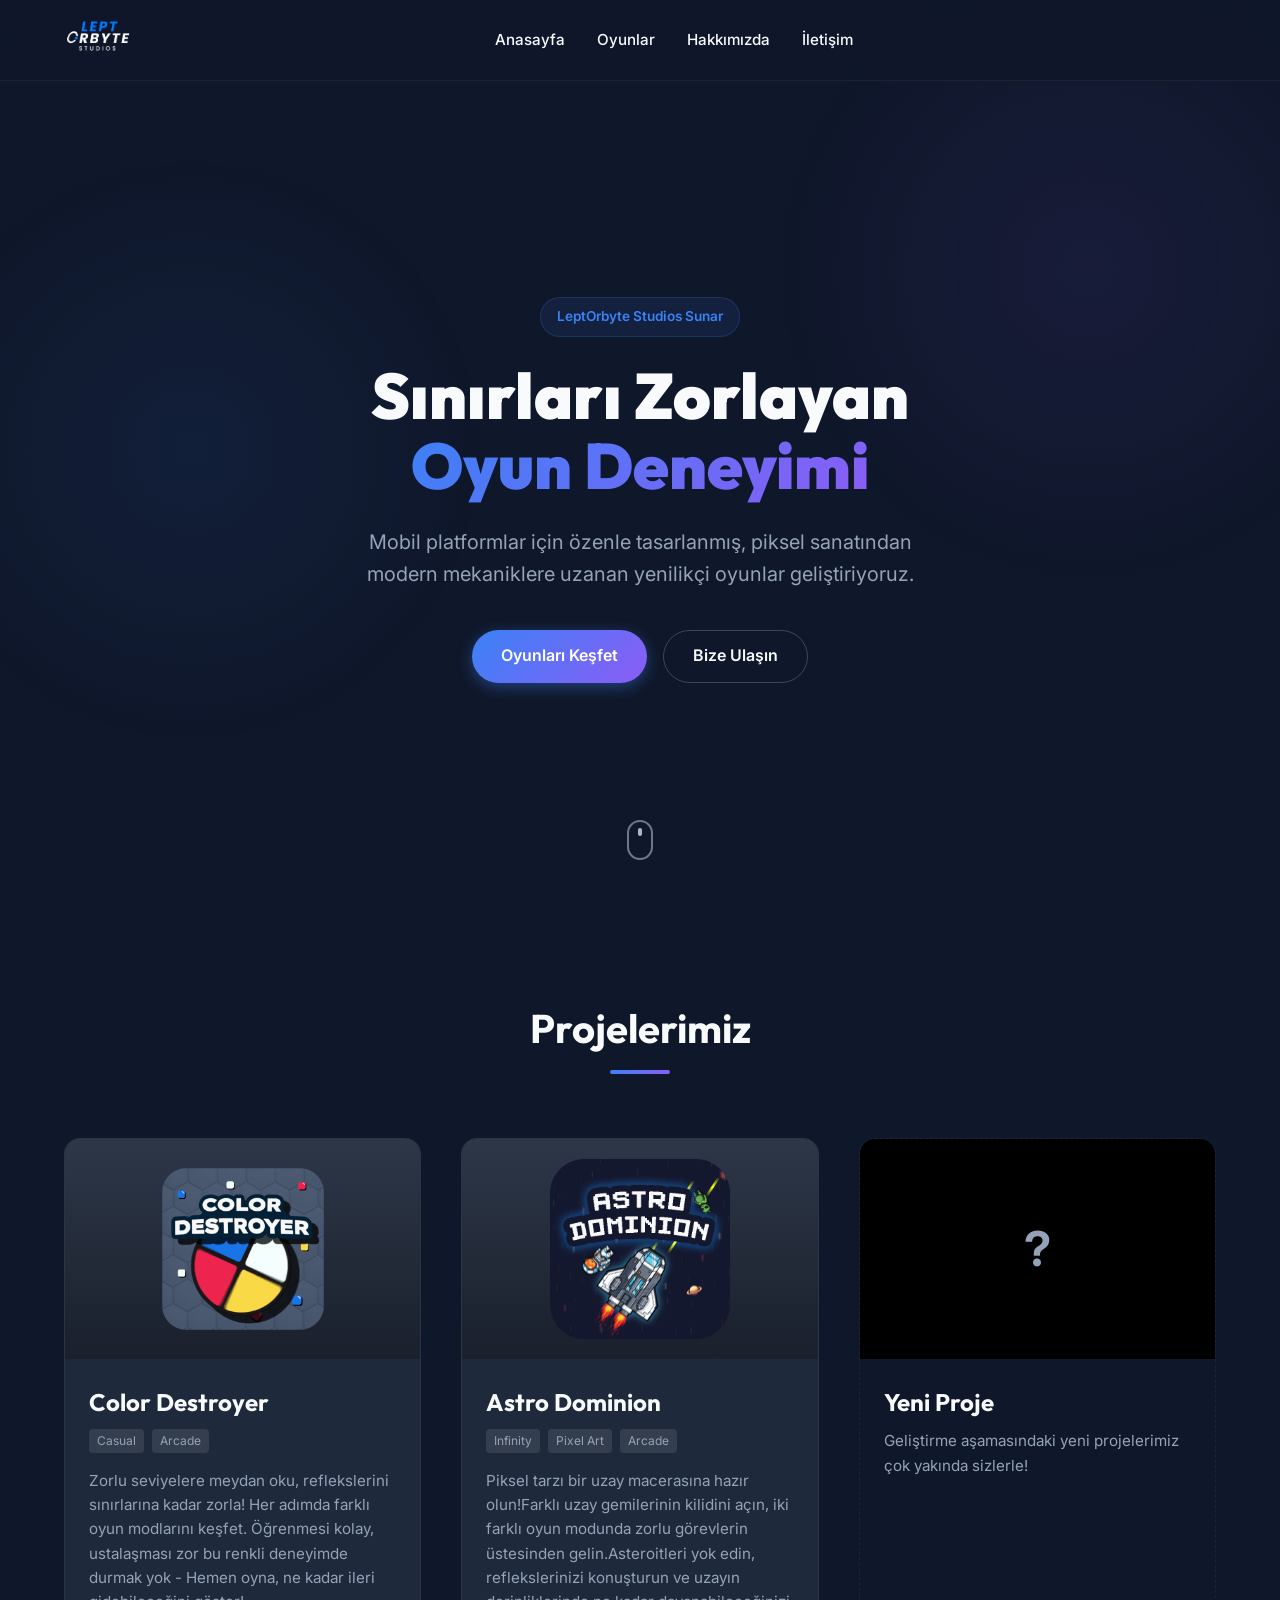
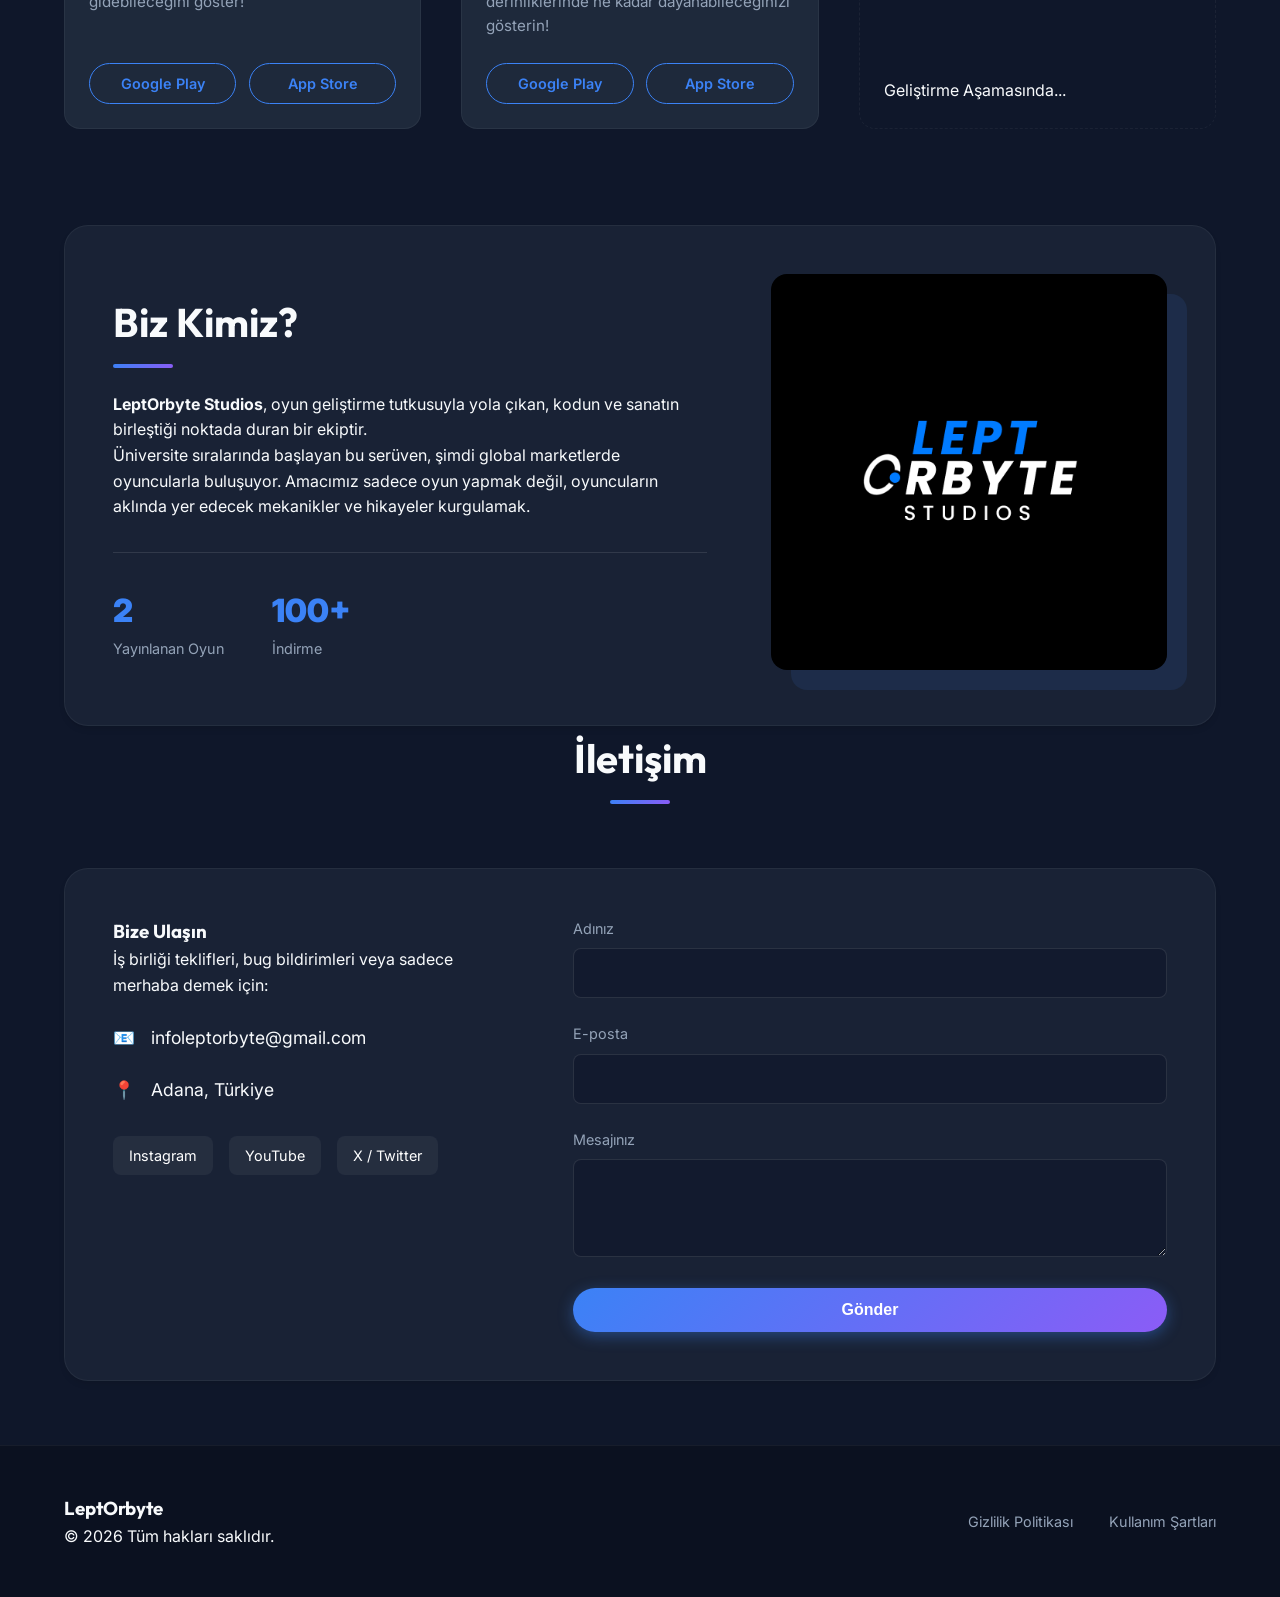
<file: index.html>
<!DOCTYPE html>
<html lang="tr">
<head>
    <link rel="icon" type="image/png" href="favicon.png">
    <meta charset="UTF-8">
    <meta name="viewport" content="width=device-width, initial-scale=1.0">
    <title>LeptOrbyte Studios</title>
    <link rel="preconnect" href="https://fonts.googleapis.com">
    <link rel="preconnect" href="https://fonts.gstatic.com" crossorigin>
    <link href="https://fonts.googleapis.com/css2?family=Outfit:wght@300;500;700;900&family=Inter:wght@300;400;600&display=swap" rel="stylesheet">
    <link rel="stylesheet" href="style3.css">
    </head>
<body>
    <div class="bg-glow"></div>

    <header>
        <div class="header-container">
            <div class="logo-container">
                <a href="#anasayfa" class="logo">
                    <img src="logopnggenis.png" alt="LeptOrbyte Logo">
                </a>
            </div>
            <nav>
                <ul>
                    <li><a href="#anasayfa">Anasayfa</a></li>
                    <li><a href="#oyunlar">Oyunlar</a></li>
                    <li><a href="#hakkimizda">Hakkımızda</a></li>
                    <li><a href="#iletisim">İletişim</a></li>
                </ul>
            </nav>
            <div class="mobile-menu-btn">
                <span></span>
                <span></span>
                <span></span>
            </div>
        </div>
    </header>

    <section class="hero" id="anasayfa">
        <div class="hero-content">
            <span class="badge">LeptOrbyte Studios Sunar</span>
            <h1>Sınırları Zorlayan <br><span class="gradient-text">Oyun Deneyimi</span></h1>
            <p>Mobil platformlar için özenle tasarlanmış, piksel sanatından modern mekaniklere uzanan yenilikçi oyunlar geliştiriyoruz.</p>
            <div class="hero-buttons">
                <a href="#oyunlar" class="btn btn-primary">Oyunları Keşfet</a>
                <a href="#iletisim" class="btn btn-secondary">Bize Ulaşın</a>
            </div>
        </div>
        <div class="scroll-indicator">
            <div class="mouse">
                <div class="wheel"></div>
            </div>
        </div>
    </section>

    <section class="games" id="oyunlar">
        <div class="container">
            <h2 class="section-title">Projelerimiz</h2>
            <div class="games-grid">
                
                <div class="game-card">
                    <div class="game-image-wrapper">
                        <img src="image.png" alt="Color Destroyer">
                        <div class="overlay"></div>
                    </div>
                    <div class="game-info">
                        <h3 class="game-title">Color Destroyer</h3>
                        <div class="tags">
                            <span class="tag">Casual</span>
                            <span class="tag">Arcade</span>
                        </div>
                        <p class="game-description">Zorlu seviyelere meydan oku, reflekslerini sınırlarına kadar zorla!
Her adımda farklı oyun modlarını keşfet. Öğrenmesi kolay, ustalaşması zor bu renkli deneyimde durmak yok - Hemen oyna, ne kadar ileri gidebileceğini göster!</p>
                        <div class="store-buttons">
                            <a target="_blank" href="https://play.google.com/store/apps/details?id=com.LeptOrbyteStudios.ColorDestroyer" class="btn btn-sm btn-outline">Google Play</a>
                            <!-- <a href="#" class="btn btn-sm btn-outline">App Store</a> -->
                            <a target="_blank" href="https://apps.apple.com/tr/app/color-destroyer-tap-pop/id6756514973?l=tr" class="btn btn-sm btn-outline">App Store</a>
                        </div>
                    </div>
                </div>
                
                <div class="game-card">
                    <div class="game-image-wrapper">
                        <img src="rounded iconLast.png" alt="Astro Dominion">
                        <div class="overlay"></div>
                    </div>
                    <div class="game-info">
                        <h3 class="game-title">Astro Dominion</h3>
                        <div class="tags">
                            <span class="tag">Infinity</span>
                            <span class="tag">Pixel Art</span>
                            <span class="tag">Arcade</span>
                        </div>
                        <p class="game-description">Piksel tarzı bir uzay macerasına hazır olun!Farklı uzay gemilerinin kilidini açın, iki farklı oyun modunda zorlu görevlerin üstesinden gelin.Asteroitleri yok edin, reflekslerinizi konuşturun ve uzayın derinliklerinde ne kadar dayanabileceğinizi gösterin!</p>
                        <div class="store-buttons">
                            <a target="_blank" href="https://play.google.com/store/apps/details?id=com.LeptOrbyteStudios.AstroDominion&pcampaignid=web_share" class="btn btn-sm btn-outline">Google Play</a>
                            <a target="_blank" href="https://apps.apple.com/tr/app/astro-dominion/id6759831229" class="btn btn-sm btn-outline">App Store</a>
                        </div>
                    </div>
                </div>

                <div class="game-card coming-soon">
                    <div class="game-image-wrapper">
                        <div class="placeholder-img">?</div>
                    </div>
                    <div class="game-info">
                        <h3 class="game-title">Yeni Proje</h3>
                        <p class="game-description">Geliştirme aşamasındaki yeni projelerimiz çok yakında sizlerle!</p>
                        <div class="store-buttons">
                            <span class="status-text">Geliştirme Aşamasında...</span>
                        </div>
                    </div>
                </div>
                
            </div>
        </div>
    </section>

    <section class="about" id="hakkimizda">
        <div class="container">
            <div class="about-card glass-panel">
                <div class="about-content">
                    <div class="about-text">
                        <h2 class="section-title text-left">Biz Kimiz?</h2>
                        <p><strong>LeptOrbyte Studios</strong>, oyun geliştirme tutkusuyla yola çıkan, kodun ve sanatın birleştiği noktada duran bir ekiptir.</p>
                        <p>Üniversite sıralarında başlayan bu serüven, şimdi global marketlerde oyuncularla buluşuyor. Amacımız sadece oyun yapmak değil, oyuncuların aklında yer edecek mekanikler ve hikayeler kurgulamak.</p>
                        <div class="stats">
                            <div class="stat-item">
                                <span class="stat-number">2</span>
                                <span class="stat-label">Yayınlanan Oyun</span>
                            </div>
                            <div class="stat-item">
                                <span class="stat-number">100+</span>
                                <span class="stat-label">İndirme</span>
                            </div>
                        </div>
                    </div>
                    <div class="about-image">
                        <img src="logo.png" alt="LeptOrbyte Ekibi">
                    </div>
                </div>
            </div>
        </div>
    </section>

    <section class="contact" id="iletisim">
        <div class="container">
            <h2 class="section-title">İletişim</h2>
            <div class="contact-wrapper glass-panel">
                <div class="contact-info">
                    <h3>Bize Ulaşın</h3>
                    <p>İş birliği teklifleri, bug bildirimleri veya sadece merhaba demek için:</p>
                    <br>
                    <div class="contact-details">
                        <div class="contact-item">
                            <span class="icon">📧</span>
                            <a href="mailto:infoleptorbyte@gmail.com">infoleptorbyte@gmail.com</a>
                        </div>
                        <div class="contact-item">
                            <span class="icon">📍</span>
                            <span>Adana, Türkiye</span>
                        </div>
                    </div>
                    <div class="social-links-large">
                         <a href="#" class="social-btn">Instagram</a>
                         <a href="https://www.youtube.com/@LeptOrbyte" target="_blank" class="social-btn">YouTube</a>
                         <a href="#" class="social-btn">X / Twitter</a>
                    </div>
                </div>
                <div class="contact-form-wrapper">
                    <form id="contactForm">
                        <div class="form-group">
                            <label>Adınız</label>
                            <input type="text" name="name" required>
                        </div>
                        <div class="form-group">
                            <label>E-posta</label>
                            <input type="email" name="email" required>
                        </div>
                        <div class="form-group">
                            <label>Mesajınız</label>
                            <textarea name="message" rows="4" required></textarea>
                        </div>
                        <button type="submit" class="btn btn-primary full-width">Gönder</button>
                    </form>
                </div>
            </div>
        </div>
    </section>

    <footer>
        <div class="container">
            <div class="footer-content">
                <div class="footer-brand">
                    <h3>LeptOrbyte</h3>
                    <p>© <span id="year">2025</span> Tüm hakları saklıdır.</p>
                </div>
                <div class="footer-bottom-links">
                    <a href="#">Gizlilik Politikası</a>
                    <a href="#">Kullanım Şartları</a>
                </div>
            </div>
        </div>
    </footer>

    <script src="script3.js"></script>
</body>
</html>
</file>
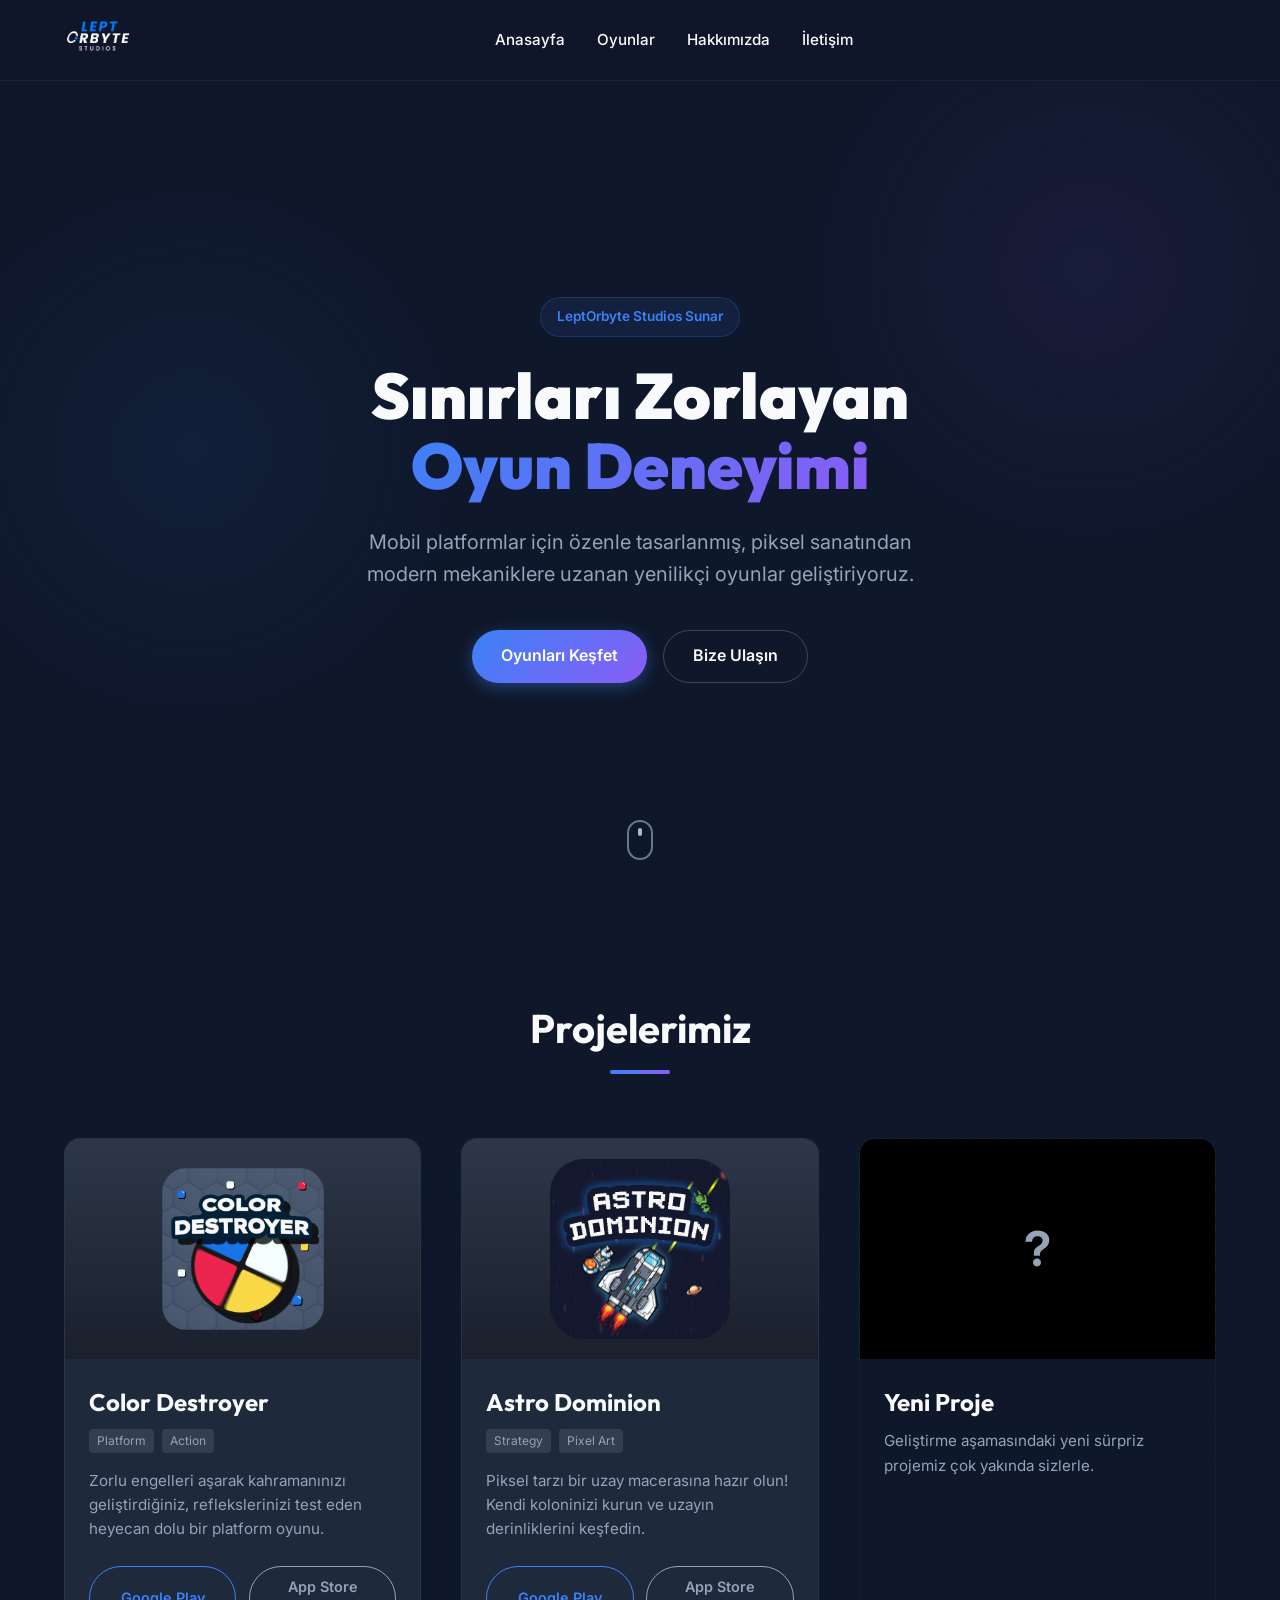
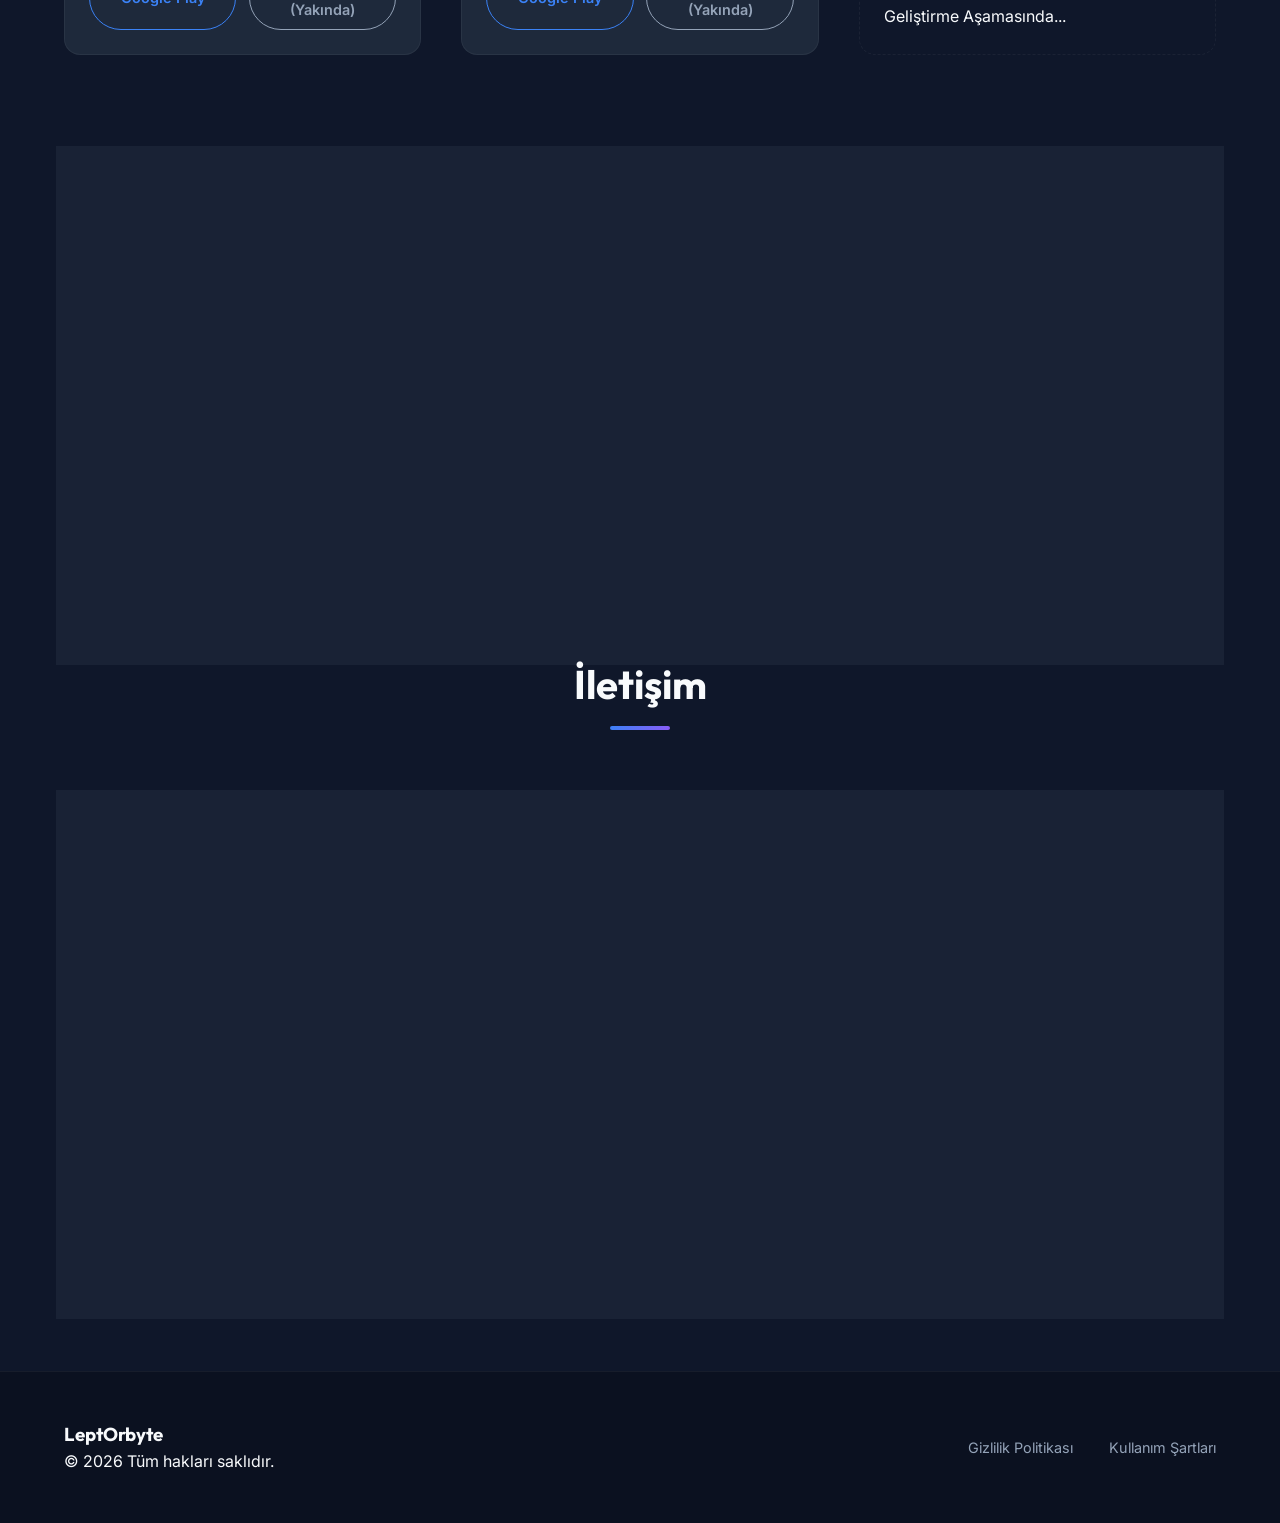
<file: index3.html>
<!DOCTYPE html>
<html lang="tr">
<head>
    <meta charset="UTF-8">
    <meta name="viewport" content="width=device-width, initial-scale=1.0">
    <title>LeptOrbyte Studios | Oyun Dünyası</title>
    <link rel="preconnect" href="https://fonts.googleapis.com">
    <link rel="preconnect" href="https://fonts.gstatic.com" crossorigin>
    <link href="https://fonts.googleapis.com/css2?family=Outfit:wght@300;500;700;900&family=Inter:wght@300;400;600&display=swap" rel="stylesheet">
    <link rel="stylesheet" href="style3.css">
    </head>
<body>
    <div class="bg-glow"></div>

    <header>
        <div class="header-container">
            <div class="logo-container">
                <a href="#anasayfa" class="logo">
                    <img src="logopnggenis.png" alt="LeptOrbyte Logo">
                </a>
            </div>
            <nav>
                <ul>
                    <li><a href="#anasayfa">Anasayfa</a></li>
                    <li><a href="#oyunlar">Oyunlar</a></li>
                    <li><a href="#hakkimizda">Hakkımızda</a></li>
                    <li><a href="#iletisim">İletişim</a></li>
                </ul>
            </nav>
            <div class="mobile-menu-btn">
                <span></span>
                <span></span>
                <span></span>
            </div>
        </div>
    </header>

    <section class="hero" id="anasayfa">
        <div class="hero-content">
            <span class="badge">LeptOrbyte Studios Sunar</span>
            <h1>Sınırları Zorlayan <br><span class="gradient-text">Oyun Deneyimi</span></h1>
            <p>Mobil platformlar için özenle tasarlanmış, piksel sanatından modern mekaniklere uzanan yenilikçi oyunlar geliştiriyoruz.</p>
            <div class="hero-buttons">
                <a href="#oyunlar" class="btn btn-primary">Oyunları Keşfet</a>
                <a href="#iletisim" class="btn btn-secondary">Bize Ulaşın</a>
            </div>
        </div>
        <div class="scroll-indicator">
            <div class="mouse">
                <div class="wheel"></div>
            </div>
        </div>
    </section>

    <section class="games" id="oyunlar">
        <div class="container">
            <h2 class="section-title">Projelerimiz</h2>
            <div class="games-grid">
                
                <div class="game-card">
                    <div class="game-image-wrapper">
                        <img src="image.png" alt="Color Destroyer">
                        <div class="overlay"></div>
                    </div>
                    <div class="game-info">
                        <h3 class="game-title">Color Destroyer</h3>
                        <div class="tags">
                            <span class="tag">Platform</span>
                            <span class="tag">Action</span>
                        </div>
                        <p class="game-description">Zorlu engelleri aşarak kahramanınızı geliştirdiğiniz, reflekslerinizi test eden heyecan dolu bir platform oyunu.</p>
                        <div class="store-buttons">
                            <a target="_blank" href="https://play.google.com/store/apps/details?id=com.LeptOrbyteStudios.ColorDestroyer" class="btn btn-sm btn-outline">Google Play</a>
                            <!-- <a href="#" class="btn btn-sm btn-outline">App Store</a> -->
                            <a target="_blank" href="#" class="btn btn-sm btn-outline disabled">App Store (Yakında)</a>
                        </div>
                    </div>
                </div>
                
                <div class="game-card">
                    <div class="game-image-wrapper">
                        <img src="rounded iconLast.png" alt="Astro Dominion">
                        <div class="overlay"></div>
                    </div>
                    <div class="game-info">
                        <h3 class="game-title">Astro Dominion</h3>
                        <div class="tags">
                            <span class="tag">Strategy</span>
                            <span class="tag">Pixel Art</span>
                        </div>
                        <p class="game-description">Piksel tarzı bir uzay macerasına hazır olun! Kendi koloninizi kurun ve uzayın derinliklerini keşfedin.</p>
                        <div class="store-buttons">
                            <a target="_blank" href="https://play.google.com/store/apps/details?id=com.LeptOrbyteStudios.AstroDominion&pcampaignid=web_share" class="btn btn-sm btn-outline">Google Play</a>
                            <a target="_blank" href="#" class="btn btn-sm btn-outline disabled">App Store (Yakında)</a>
                        </div>
                    </div>
                </div>

                <div class="game-card coming-soon">
                    <div class="game-image-wrapper">
                        <div class="placeholder-img">?</div>
                    </div>
                    <div class="game-info">
                        <h3 class="game-title">Yeni Proje</h3>
                        <p class="game-description">Geliştirme aşamasındaki yeni sürpriz projemiz çok yakında sizlerle.</p>
                        <div class="store-buttons">
                            <span class="status-text">Geliştirme Aşamasında...</span>
                        </div>
                    </div>
                </div>
                
            </div>
        </div>
    </section>

    <section class="about" id="hakkimizda">
        <div class="container">
            <div class="about-card glass-panel">
                <div class="about-content">
                    <div class="about-text">
                        <h2 class="section-title text-left">Biz Kimiz?</h2>
                        <p><strong>LeptOrbyte Studios</strong>, oyun geliştirme tutkusuyla yola çıkan, kodun ve sanatın birleştiği noktada duran bir ekiptir.</p>
                        <p>Üniversite sıralarında başlayan bu serüven, şimdi global marketlerde oyuncularla buluşuyor. Amacımız sadece oyun yapmak değil, oyuncuların aklında yer edecek mekanikler ve hikayeler kurgulamak.</p>
                        <div class="stats">
                            <div class="stat-item">
                                <span class="stat-number">2</span>
                                <span class="stat-label">Yayınlanan Oyun</span>
                            </div>
                            <div class="stat-item">
                                <span class="stat-number">10+</span>
                                <span class="stat-label">İndirme</span>
                            </div>
                        </div>
                    </div>
                    <div class="about-image">
                        <img src="logo.png" alt="LeptOrbyte Ekibi">
                    </div>
                </div>
            </div>
        </div>
    </section>

    <section class="contact" id="iletisim">
        <div class="container">
            <h2 class="section-title">İletişim</h2>
            <div class="contact-wrapper glass-panel">
                <div class="contact-info">
                    <h3>Bize Ulaşın</h3>
                    <p>İş birliği teklifleri, bug bildirimleri veya sadece merhaba demek için:</p>
                    <br>
                    <div class="contact-details">
                        <div class="contact-item">
                            <span class="icon">📧</span>
                            <a href="mailto:infoleptorbyte@gmail.com">infoleptorbyte@gmail.com</a>
                        </div>
                        <div class="contact-item">
                            <span class="icon">📍</span>
                            <span>Adana, Türkiye</span>
                        </div>
                    </div>
                    <div class="social-links-large">
                         <a href="#" class="social-btn">Instagram</a>
                         <a href="https://www.youtube.com/@LeptOrbyte" target="_blank" class="social-btn">YouTube</a>
                         <a href="#" class="social-btn">X / Twitter</a>
                    </div>
                </div>
                <div class="contact-form-wrapper">
                    <form id="contactForm">
                        <div class="form-group">
                            <label>Adınız</label>
                            <input type="text" name="name" required>
                        </div>
                        <div class="form-group">
                            <label>E-posta</label>
                            <input type="email" name="email" required>
                        </div>
                        <div class="form-group">
                            <label>Mesajınız</label>
                            <textarea name="message" rows="4" required></textarea>
                        </div>
                        <button type="submit" class="btn btn-primary full-width">Gönder</button>
                    </form>
                </div>
            </div>
        </div>
    </section>

    <footer>
        <div class="container">
            <div class="footer-content">
                <div class="footer-brand">
                    <h3>LeptOrbyte</h3>
                    <p>© <span id="year">2025</span> Tüm hakları saklıdır.</p>
                </div>
                <div class="footer-bottom-links">
                    <a href="#">Gizlilik Politikası</a>
                    <a href="#">Kullanım Şartları</a>
                </div>
            </div>
        </div>
    </footer>

    <script src="script3.js"></script>
</body>
</html>
</file>
<file: style3.css>
/* Modern Reset & Değişkenler */
:root {
    /* Brand Colors - Daha canlı ve modern */
    --primary: #3b82f6; /* Parlak Mavi */
    --primary-dark: #1d4ed8;
    --accent: #8b5cf6; /* Mor/Neon vurgular */
    --dark-bg: #0f172a; /* Tam siyah değil, çok koyu lacivert/gri */
    --card-bg: #1e293b;
    --text-main: #f8fafc;
    --text-muted: #94a3b8;
    
    /* Gradients */
    --main-gradient: linear-gradient(135deg, var(--primary) 0%, var(--accent) 100%);
    
    /* Spacing & Borders */
    --radius: 16px;
    --nav-height: 80px;
}

* {
    margin: 0;
    padding: 0;
    box-sizing: border-box;
}

html {
    scroll-behavior: smooth;
}

body {
    background-color: var(--dark-bg);
    color: var(--text-main);
    font-family: 'Inter', sans-serif;
    line-height: 1.6;
    overflow-x: hidden;
}

h1, h2, h3, .logo {
    font-family: 'Outfit', sans-serif;
}

/* Background Ambient Glow */
.bg-glow {
    position: fixed;
    top: 0;
    left: 0;
    width: 100vw;
    height: 100vh;
    background: radial-gradient(circle at 15% 50%, rgba(59, 130, 246, 0.08), transparent 25%),
                radial-gradient(circle at 85% 30%, rgba(139, 92, 246, 0.08), transparent 25%);
    z-index: -1;
    pointer-events: none;
}

.container {
    max-width: 1200px;
    margin: 0 auto;
    padding: 0 24px;
}

/* --- Header & Nav --- */
header {
    position: fixed;
    top: 0;
    width: 100%;
    z-index: 1000;
    background: rgba(15, 23, 42, 0.8); /* Saydamlık başlangıçta var */
    backdrop-filter: blur(12px); /* Glass effect */
    border-bottom: 1px solid rgba(255, 255, 255, 0.05);
    transition: all 0.3s ease;
}

header.scrolled {
    background: rgba(15, 23, 42, 0.95);
    box-shadow: 0 4px 20px rgba(0,0,0,0.2);
}

.header-container {
    display: flex;
    justify-content: space-between;
    align-items: center;
    height: var(--nav-height);
    max-width: 1200px;
    margin: 0 auto;
    padding: 0 24px;
}

.logo img {
    height: 50px;
    width: auto;
    object-fit: contain;
}

nav ul {
    display: flex;
    list-style: none;
    gap: 2rem;
}

nav ul li a {
    color: var(--text-main);
    text-decoration: none;
    font-weight: 500;
    font-size: 0.95rem;
    position: relative;
    padding: 5px 0;
    transition: color 0.3s;
}

nav ul li a::after {
    content: '';
    position: absolute;
    bottom: 0;
    left: 0;
    width: 0;
    height: 2px;
    background: var(--main-gradient);
    transition: width 0.3s ease;
}

nav ul li a:hover::after {
    width: 100%;
}

/* --- Buttons --- */
.btn {
    display: inline-flex;
    align-items: center;
    justify-content: center;
    padding: 0.8rem 1.8rem;
    border-radius: 50px;
    text-decoration: none;
    font-weight: 600;
    transition: all 0.3s ease;
    border: none;
    cursor: pointer;
    font-size: 1rem;
}

.btn-primary {
    background: var(--main-gradient);
    color: white;
    box-shadow: 0 4px 15px rgba(59, 130, 246, 0.4);
}

.btn-primary:hover {
    transform: translateY(-2px);
    box-shadow: 0 8px 25px rgba(59, 130, 246, 0.5);
}

.btn-secondary {
    background: transparent;
    border: 1px solid rgba(255,255,255,0.2);
    color: var(--text-main);
}

.btn-secondary:hover {
    background: rgba(255,255,255,0.05);
    border-color: var(--text-main);
}

/* --- Hero Section --- */
.hero {
    min-height: 100vh;
    display: flex;
    flex-direction: column;
    justify-content: center;
    align-items: center;
    text-align: center;
    padding-top: var(--nav-height);
    position: relative;
}

.badge {
    background: rgba(59, 130, 246, 0.1);
    color: var(--primary);
    padding: 0.5rem 1rem;
    border-radius: 20px;
    font-size: 0.85rem;
    font-weight: 600;
    margin-bottom: 1.5rem;
    border: 1px solid rgba(59, 130, 246, 0.2);
    display: inline-block;
}

.hero h1 {
    font-size: 4rem;
    line-height: 1.1;
    margin-bottom: 1.5rem;
    font-weight: 900;
}

.gradient-text {
    background: var(--main-gradient);
    -webkit-background-clip: text;
    -webkit-text-fill-color: transparent;
}

.hero p {
    font-size: 1.25rem;
    color: var(--text-muted);
    max-width: 600px;
    margin: 0 auto 2.5rem;
}

.hero-buttons {
    display: flex;
    gap: 1rem;
    justify-content: center;
}

/* Scroll Indicator Animation */
.scroll-indicator {
    position: absolute;
    bottom: 40px;
    left: 50%;
    transform: translateX(-50%);
    opacity: 0.7;
}
.mouse {
    width: 26px;
    height: 40px;
    border: 2px solid var(--text-muted);
    border-radius: 20px;
    position: relative;
}
.wheel {
    width: 4px;
    height: 8px;
    background: var(--text-main);
    border-radius: 2px;
    position: absolute;
    top: 6px;
    left: 50%;
    transform: translateX(-50%);
    animation: scroll 1.5s infinite;
}
@keyframes scroll {
    0% { transform: translate(-50%, 0); opacity: 1; }
    100% { transform: translate(-50%, 15px); opacity: 0; }
}

/* --- Games Section (CRITICAL FIXES HERE) --- */
.games {
    padding: 6rem 0;
}

.section-title {
    font-size: 2.5rem;
    text-align: center;
    margin-bottom: 4rem;
    position: relative;
}

.section-title::after {
    content: '';
    display: block;
    width: 60px;
    height: 4px;
    background: var(--main-gradient);
    margin: 10px auto 0;
    border-radius: 2px;
}

.games-grid {
    display: grid;
    grid-template-columns: repeat(auto-fit, minmax(320px, 1fr));
    gap: 2.5rem;
}

/* Card Improvements & Alignment Fix */
.game-card {
    background: var(--card-bg);
    border-radius: var(--radius);
    overflow: hidden;
    border: 1px solid rgba(255,255,255,0.05);
    transition: transform 0.3s ease, box-shadow 0.3s ease;
    
    /* ÖNEMLİ KISIM: Kartın iç yapısını flex yapıyoruz */
    display: flex;
    flex-direction: column;
    height: 100%; 
}

.game-card:hover {
    transform: translateY(-10px);
    box-shadow: 0 20px 40px rgba(0,0,0,0.3);
    border-color: rgba(59, 130, 246, 0.3);
}

.game-image-wrapper {
    height: 220px;
    background: #000;
    position: relative;
    display: flex;
    align-items: center;
    justify-content: center;
    overflow: hidden;
}

.game-image-wrapper img {
    width: 100%;
    height: 100%;
    object-fit: cover; /* Resmi kutuya doldurur */
    transition: transform 0.5s ease;
}

/* Orijinal resimlerin transparan ise 'cover' yerine 'contain' daha iyi olabilir, 
   resimlerin tipine göre burayı 'contain' yapabilirsin */
.game-image-wrapper img {
    object-fit: contain; 
    padding: 20px;
    background: linear-gradient(to bottom, #2d3748, #1a202c);
}

.game-card:hover .game-image-wrapper img {
    transform: scale(1.05);
}

.game-info {
    padding: 1.5rem;
    /* ÖNEMLİ KISIM: İçeriği dikey dizer ve boşluğu yayar */
    display: flex;
    flex-direction: column;
    flex-grow: 1; /* Kartın geri kalan yüksekliğini kapla */
}

.game-title {
    font-size: 1.5rem;
    margin-bottom: 0.5rem;
}

.tags {
    display: flex;
    gap: 0.5rem;
    margin-bottom: 1rem;
}

.tag {
    font-size: 0.75rem;
    background: rgba(255,255,255,0.1);
    padding: 2px 8px;
    border-radius: 4px;
    color: var(--text-muted);
}

.game-description {
    color: var(--text-muted);
    font-size: 0.95rem;
    margin-bottom: 1.5rem;
    /* ÖNEMLİ KISIM: Bu eleman boşluğu itecek */
    flex-grow: 1; 
}

.store-buttons {
    display: flex;
    gap: 0.8rem;
    margin-top: auto; /* Garanti olsun diye en alta itiyoruz */
}

.btn-sm {
    padding: 0.5rem 1rem;
    font-size: 0.9rem;
    flex: 1;
    text-align: center;
}

.btn-outline {
    border: 1px solid var(--primary);
    color: var(--primary);
    background: transparent;
}

.btn-outline:hover {
    background: var(--primary);
    color: white;
}

.btn-outline.disabled {
    border-color: var(--text-muted);
    color: var(--text-muted);
    cursor: not-allowed;
    background: transparent !important;
}

/* Coming Soon Card */
.coming-soon {
    border-style: dashed;
    background: transparent;
}
.coming-soon .placeholder-img {
    font-size: 3rem;
    color: var(--text-muted);
    font-weight: bold;
}

/* --- About & Contact Modernization --- */
.glass-panel {
    background: rgba(30, 41, 59, 0.7);
    backdrop-filter: blur(10px);
    border: 1px solid rgba(255,255,255,0.05);
    border-radius: 24px;
    padding: 3rem;
    box-shadow: 0 4px 6px -1px rgba(0, 0, 0, 0.1);
}

.about-content {
    display: grid;
    grid-template-columns: 1.2fr 0.8fr;
    gap: 4rem;
    align-items: center;
}

.about-text .section-title {
    text-align: left;
    margin-bottom: 1.5rem;
}
.about-text .section-title::after {
    margin: 10px 0 0;
}

.stats {
    display: flex;
    gap: 3rem;
    margin-top: 2rem;
    padding-top: 2rem;
    border-top: 1px solid rgba(255,255,255,0.1);
}

.stat-number {
    display: block;
    font-size: 2rem;
    font-weight: 900;
    color: var(--primary);
}
.stat-label {
    font-size: 0.9rem;
    color: var(--text-muted);
}

.about-image img {
    border-radius: var(--radius);
    width: 100%;
    box-shadow: 20px 20px 0 rgba(59, 130, 246, 0.1);
}

/* Contact Styles */
.contact-wrapper {
    display: grid;
    grid-template-columns: 1fr 1.5fr;
    gap: 4rem;
}

.contact-item {
    display: flex;
    align-items: center;
    gap: 1rem;
    margin-bottom: 1.5rem;
    font-size: 1.1rem;
}

.contact-item a {
    color: var(--text-main);
    text-decoration: none;
    transition: color 0.3s;
}

.contact-item a:hover {
    color: var(--primary);
}

.contact-form-wrapper form {
    display: flex;
    flex-direction: column;
    gap: 1.5rem;
}

.form-group label {
    display: block;
    margin-bottom: 0.5rem;
    font-size: 0.9rem;
    color: var(--text-muted);
}

.form-group input, 
.form-group textarea {
    width: 100%;
    background: rgba(15, 23, 42, 0.6);
    border: 1px solid rgba(255,255,255,0.1);
    padding: 1rem;
    border-radius: 8px;
    color: white;
    font-family: inherit;
    transition: all 0.3s;
}

.form-group input:focus, 
.form-group textarea:focus {
    outline: none;
    border-color: var(--primary);
    background: rgba(15, 23, 42, 0.9);
}

.full-width {
    width: 100%;
}

.social-links-large {
    margin-top: 2rem;
    display: flex;
    flex-wrap: wrap;
    gap: 1rem;
}

.social-btn {
    padding: 0.5rem 1rem;
    background: rgba(255,255,255,0.05);
    border-radius: 8px;
    text-decoration: none;
    color: white;
    font-size: 0.9rem;
    transition: all 0.3s;
}

.social-btn:hover {
    background: var(--primary);
}

/* Footer */
footer {
    border-top: 1px solid rgba(255,255,255,0.05);
    padding: 3rem 0;
    margin-top: 4rem;
    background: #0b1120;
}

.footer-content {
    display: flex;
    justify-content: space-between;
    align-items: center;
}

.footer-bottom-links a {
    color: var(--text-muted);
    text-decoration: none;
    margin-left: 2rem;
    font-size: 0.9rem;
    transition: color 0.3s;
}

.footer-bottom-links a:hover {
    color: var(--primary);
}

/* --- Mobile Responsive --- */
@media (max-width: 768px) {
    .hero h1 { font-size: 2.5rem; }
    
    .mobile-menu-btn {
        display: flex;
        flex-direction: column;
        gap: 6px;
        z-index: 1001;
        cursor: pointer;
    }
    
    .mobile-menu-btn span {
        width: 30px;
        height: 3px;
        background: white;
        transition: 0.3s;
    }

    /* Mobile Nav Active State */
    .mobile-menu-btn.active span:nth-child(1) { transform: rotate(45deg) translate(5px, 6px); }
    .mobile-menu-btn.active span:nth-child(2) { opacity: 0; }
    .mobile-menu-btn.active span:nth-child(3) { transform: rotate(-45deg) translate(5px, -8px); }

    nav {
        position: fixed;
        top: 0;
        right: -100%;
        width: 80%;
        height: 100vh;
        background: #0f172a;
        padding-top: 100px;
        transition: 0.4s ease;
        box-shadow: -10px 0 30px rgba(0,0,0,0.5);
    }
    
    nav.active {
        right: 0;
    }
    
    nav ul {
        flex-direction: column;
        align-items: center;
    }
    
    .about-content, .contact-wrapper {
        grid-template-columns: 1fr;
        gap: 2rem;
    }
    
    .footer-content {
        flex-direction: column;
        gap: 1.5rem;
        text-align: center;
    }
    
    .footer-bottom-links a {
        margin: 0 10px;
    }
}
</file>
